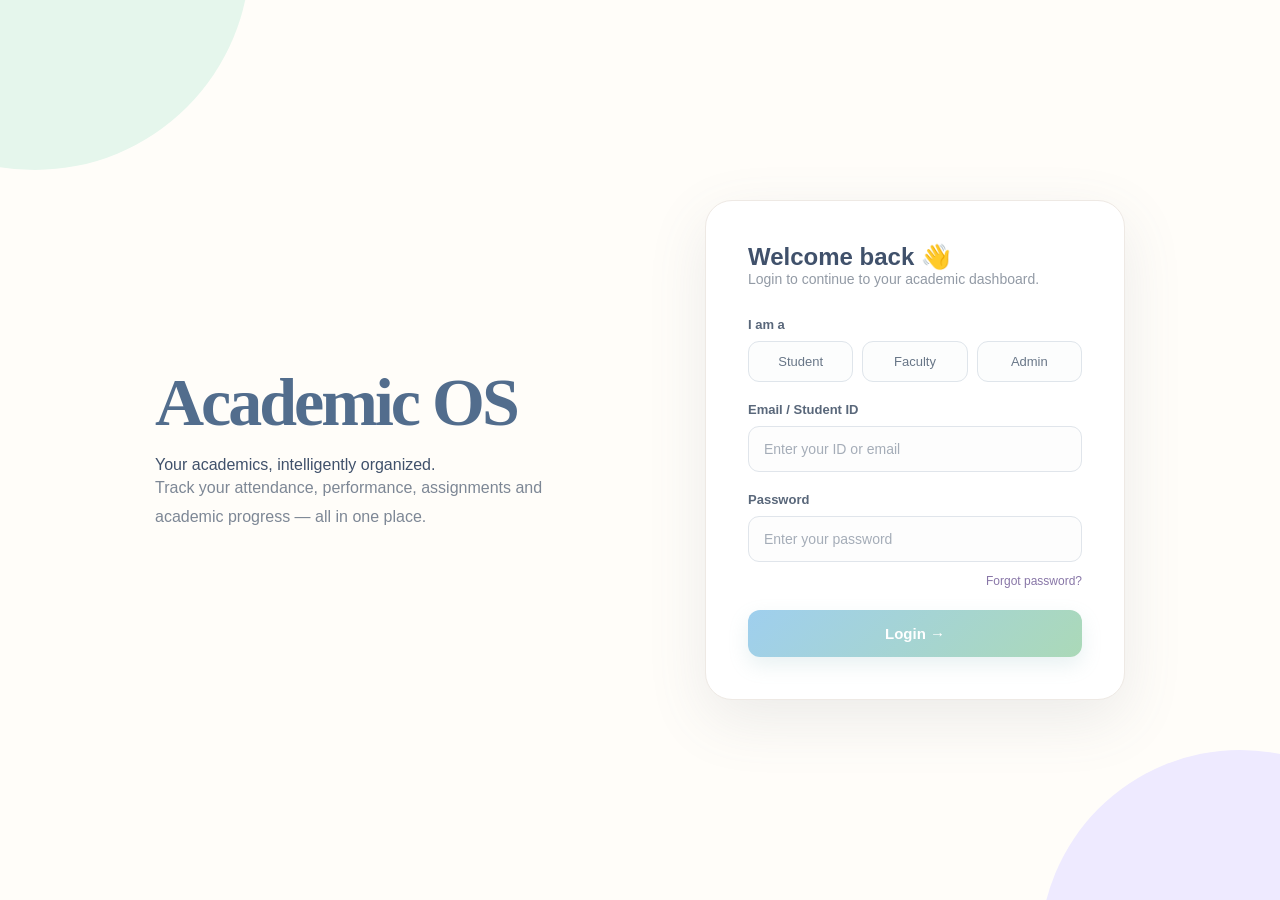
<file: index.html>
<!DOCTYPE html>
<html lang="en">

<head>
    <meta charset="UTF-8">
    <meta name="viewport" content="width=device-width, initial-scale=1.0">

    <title>Academic OS - Login</title>

    <link rel="stylesheet" href="style.css">
</head>

<body>

    <div class="login-page">

        <!-- Left Section -->
        <div class="welcome-section">

            <h1>Academic OS</h1>

            <p class="tagline">
                Your academics, intelligently organized.
            </p>

            <p class="description">
                Track your attendance, performance, assignments
                and academic progress — all in one place.
            </p>

        </div>


        <!-- Login Card -->
        <div class="login-card">

            <h2>Welcome back 👋</h2>

            <p class="login-text">
                Login to continue to your academic dashboard.
            </p>


            <!-- Role -->
            <label>I am a</label>

            <div class="roles">
                <button type="button">Student</button>
                <button type="button">Faculty</button>
                <button type="button">Admin</button>
            </div>


            <!-- Email -->
            <label>Email / Student ID</label>

            <input
    type="text"
    id="userId"
    placeholder="Enter your ID or email"
>


            <!-- Password -->
            <label>Password</label>

            <input
    type="password"
    id="password"
    placeholder="Enter your password"
>


            <div class="forgot">
                Forgot password?
            </div>


            <button class="login-btn">
                Login →
            </button>

        </div>

    </div>


    <script src="script.js"></script>
    
</body>

</html>
</file>
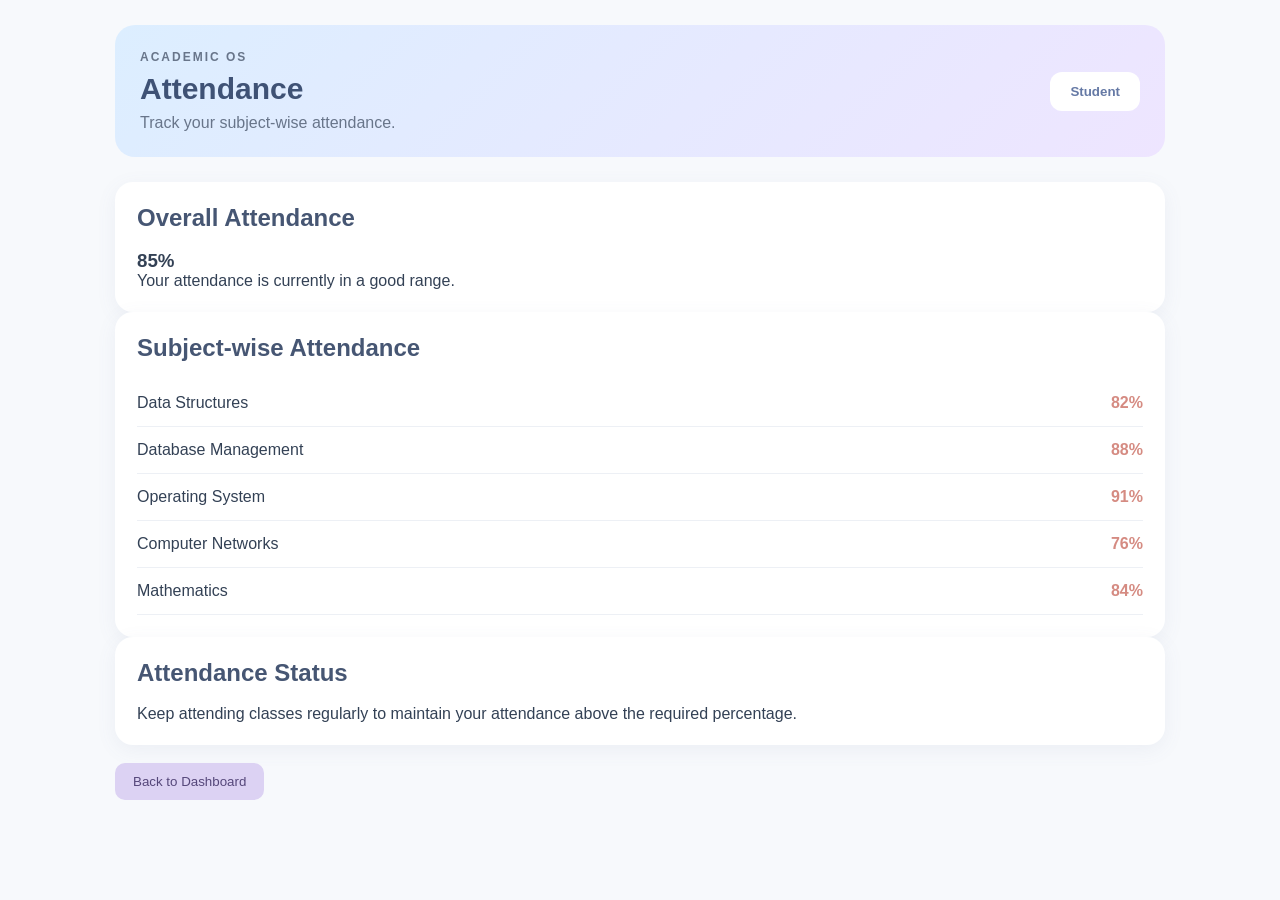
<file: attendance .html>
<!DOCTYPE html>
<html lang="en">

<head>
    <meta charset="UTF-8">
    <meta name="viewport" content="width=device-width, initial-scale=1.0">

    <title>Attendance - Academic OS</title>

    <link rel="stylesheet" href="student.css">
</head>

<body>

    <main class="student-dashboard">

        <header class="dashboard-header">

            <div>
                <p class="mini-title">ACADEMIC OS</p>
                <h1>Attendance</h1>
                <p>Track your subject-wise attendance.</p>
            </div>

            <button class="profile-btn">
                Student
            </button>

        </header>


        <!-- OVERALL ATTENDANCE -->

        <section class="dashboard-box">

            <h2>Overall Attendance</h2>

            <h3>85%</h3>

            <p>
                Your attendance is currently in a good range.
            </p>

        </section>


        <!-- SUBJECT ATTENDANCE -->

        <section class="dashboard-box">

            <h2>Subject-wise Attendance</h2>

            <div class="subject">
                <span>Data Structures</span>
                <strong>82%</strong>
            </div>

            <div class="subject">
                <span>Database Management</span>
                <strong>88%</strong>
            </div>

            <div class="subject">
                <span>Operating System</span>
                <strong>91%</strong>
            </div>

            <div class="subject">
                <span>Computer Networks</span>
                <strong>76%</strong>
            </div>

            <div class="subject">
                <span>Mathematics</span>
                <strong>84%</strong>
            </div>

        </section>


        <!-- WARNING -->

        <section class="dashboard-box">

            <h2>Attendance Status</h2>

            <p>
                Keep attending classes regularly to maintain
                your attendance above the required percentage.
            </p>

        </section>


        <!-- BACK -->

        <button
            class="action-btn"
            onclick="window.location.href='student.html'">
            Back to Dashboard
        </button>

    </main>

</body>

</html>
</file>
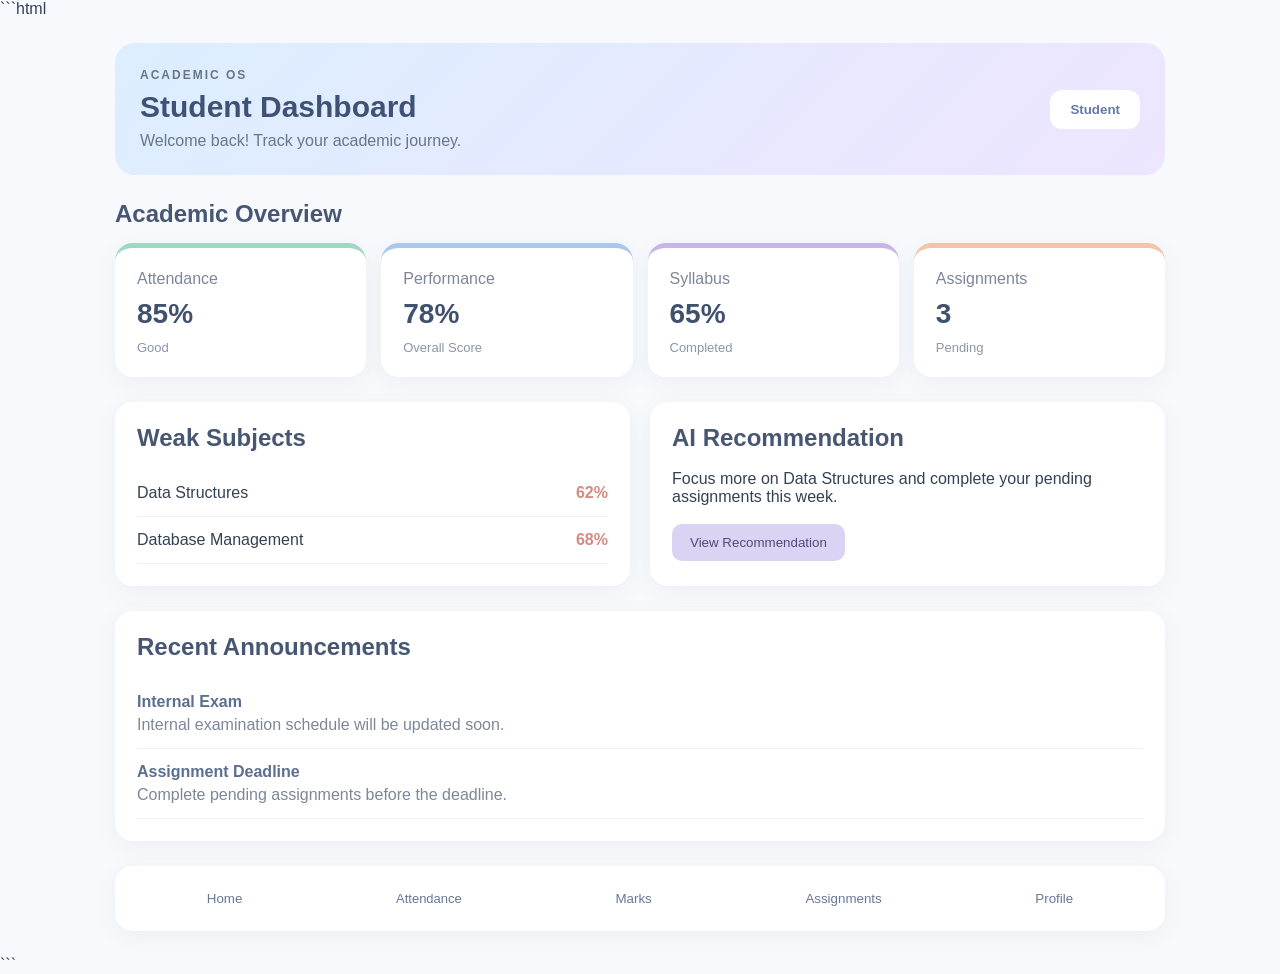
<file: student.html>
```html
<!DOCTYPE html>
<html lang="en">

<head>
    <meta charset="UTF-8">
    <meta name="viewport" content="width=device-width, initial-scale=1.0">

    <title>Student Dashboard - Academic OS</title>

    <link rel="stylesheet" href="student.css">
</head>

<body>

    <main class="student-dashboard">

        <!-- HEADER -->
        <header class="dashboard-header">

            <div>
                <p class="mini-title">ACADEMIC OS</p>
                <h1>Student Dashboard</h1>
                <p>Welcome back! Track your academic journey.</p>
            </div>

            <button class="profile-btn">
                Student
            </button>

        </header>


        <!-- OVERVIEW -->
        <section class="overview">

            <h2>Academic Overview</h2>

            <div class="dashboard-cards">

                <!-- Attendance -->
                <div class="dashboard-card">
                    <p>Attendance</p>
                    <h3>85%</h3>
                    <span>Good</span>
                </div>


                <!-- Performance -->
                <div class="dashboard-card">
                    <p>Performance</p>
                    <h3>78%</h3>
                    <span>Overall Score</span>
                </div>


                <!-- Syllabus -->
                <div class="dashboard-card">
                    <p>Syllabus</p>
                    <h3>65%</h3>
                    <span>Completed</span>
                </div>


                <!-- Assignments -->
                <div class="dashboard-card">
                    <p>Assignments</p>
                    <h3>3</h3>
                    <span>Pending</span>
                </div>

            </div>

        </section>


        <!-- LOWER SECTION -->
        <section class="dashboard-section">

            <!-- Weak Subjects -->
            <div class="dashboard-box">

                <h2>Weak Subjects</h2>

                <div class="subject">
                    <span>Data Structures</span>
                    <strong>62%</strong>
                </div>

                <div class="subject">
                    <span>Database Management</span>
                    <strong>68%</strong>
                </div>

            </div>


            <!-- AI Recommendation -->
            <div class="dashboard-box">

                <h2>AI Recommendation</h2>

                <p>
                    Focus more on Data Structures and complete
                    your pending assignments this week.
                </p>

                <button class="action-btn">
                    View Recommendation
                </button>

            </div>

        </section>


        <!-- RECENT ANNOUNCEMENTS -->
        <section class="dashboard-box announcements">

            <h2>Recent Announcements</h2>

            <div class="announcement">
                <strong>Internal Exam</strong>
                <p>Internal examination schedule will be updated soon.</p>
            </div>

            <div class="announcement">
                <strong>Assignment Deadline</strong>
                <p>Complete pending assignments before the deadline.</p>
            </div>

        </section>


        <!-- BOTTOM NAVIGATION -->
<nav class="bottom-nav">

    <button onclick="window.location.href='student.html'">
        Home
    </button>

   <a href="attendance.html" class="nav-button">
    Attendance
</a>
    <button>Marks</button>

    <button>Assignments</button>

    <button>Profile</button>

</nav>

    </main>

</body>

</html>
```
</file>
<file: style.css>
* {
    margin: 0;
    padding: 0;
    box-sizing: border-box;
}

body {
    font-family: "Segoe UI", Arial, sans-serif;
    background: #fffdf9;
    color: #40516b;
    min-height: 100vh;
    overflow-x: hidden;
}


/* =========================
   MAIN PAGE
========================= */

.login-page {
    min-height: 100vh;
    display: flex;
    align-items: center;
    justify-content: center;
    gap: 90px;
    padding: 50px;
    position: relative;
    overflow: hidden;
}


/* =========================
   SOFT COLORFUL CORNERS
========================= */

.login-page::before {
    content: "";
    position: absolute;
    width: 430px;
    height: 430px;
    background: #e5f6ec;
    border-radius: 50%;
    top: -260px;
    left: -180px;
}

.login-page::after {
    content: "";
    position: absolute;
    width: 400px;
    height: 400px;
    background: #eeeaff;
    border-radius: 50%;
    bottom: -250px;
    right: -160px;
}


/* =========================
   LEFT SECTION
========================= */

.welcome-section {
    width: 460px;
    position: relative;
    z-index: 2;
}


/* SMALL LABEL */

.mini-title {
    display: inline-block;
    padding: 9px 18px;
    background: #edf8f1;
    color: #649277;
    border-radius: 30px;
    font-size: 11px;
    font-weight: 700;
    letter-spacing: 1.3px;
    margin-bottom: 22px;
}


/* =========================
   MAIN TITLE
========================= */

.welcome-section h1 {
    font-family: Georgia, serif;
    font-size: 68px;
    line-height: 1;
    letter-spacing: -3px;
    color: #526d8d;
    margin-bottom: 20px;
}

.welcome-section h1 span {
    color: #65a27d;
}


/* =========================
   TAGLINE
========================= */

.welcome-section h2 {
    font-size: 27px;
    font-weight: 600;
    color: #8172a3;
    margin-bottom: 20px;
}


/* =========================
   DESCRIPTION
========================= */

.description {
    max-width: 420px;
    font-size: 16px;
    line-height: 1.8;
    color: #7d8795;
}


/* =========================
   LOGIN CARD
========================= */

.login-card {
    width: 420px;
    background: #ffffff;
    padding: 42px;
    border-radius: 27px;
    border: 1px solid #eee9e4;

    box-shadow:
        0 20px 60px rgba(95, 105, 125, 0.12);

    position: relative;
    z-index: 2;
}


/* =========================
   CARD HEADER
========================= */

.welcome-small {
    font-size: 11px;
    font-weight: 700;
    letter-spacing: 1.5px;
    color: #9a88b5;
    margin-bottom: 8px;
}

.login-card h3 {
    font-size: 29px;
    color: #526d8d;
    margin-bottom: 9px;
}

.login-text {
    font-size: 14px;
    color: #929aa5;
    margin-bottom: 30px;
}


/* =========================
   LABELS
========================= */

label {
    display: block;
    font-size: 13px;
    font-weight: 600;
    color: #59677a;
    margin-top: 20px;
    margin-bottom: 9px;
}


/* =========================
   ROLE BUTTONS
========================= */

.roles {
    display: flex;
    gap: 9px;
}

.roles button {
    flex: 1;
    padding: 12px 5px;

    border: 1px solid #dfe5eb;

    background: #fcfdfd;

    color: #687687;

    border-radius: 11px;

    font-size: 13px;

    cursor: pointer;

    transition: all 0.25s ease;
}


/* ROLE HOVER */

.roles button:hover {
    background: #f2f8ff;
    border-color: #b9d5ea;
    transform: translateY(-2px);
}


/* SELECTED ROLE */

.roles button.active {
    background: #c5e1f2;
    color: #405d78;
    border-color: #acd2ea;

    box-shadow:
        0 5px 15px rgba(120, 175, 210, 0.16);
}


/* =========================
   INPUTS
========================= */

input {
    width: 100%;

    padding: 14px 15px;

    background: #fdfdfd;

    border: 1px solid #e0e5eb;

    border-radius: 11px;

    outline: none;

    font-size: 14px;

    color: #344054;

    transition: all 0.25s ease;
}

input::placeholder {
    color: #a5adb8;
}

input:focus {
    background: #ffffff;

    border-color: #a9cee7;

    box-shadow:
        0 0 0 4px rgba(169, 206, 231, 0.13);
}


/* =========================
   FORGOT PASSWORD
========================= */

.forgot {
    text-align: right;

    font-size: 12px;

    color: #8876a7;

    margin-top: 12px;

    margin-bottom: 22px;

    cursor: pointer;
}

.forgot:hover {
    color: #705c91;
}


/* =========================
   LOGIN BUTTON
========================= */

.login-btn {
    width: 100%;

    padding: 15px;

    border: none;

    border-radius: 12px;

    background: linear-gradient(
        135deg,
        #9fcfee,
        #abd9b8
    );

    color: #ffffff;

    font-size: 15px;

    font-weight: 700;

    cursor: pointer;

    transition: all 0.3s ease;

    box-shadow:
        0 8px 20px rgba(125, 180, 185, 0.18);
}

.login-btn:hover {
    transform: translateY(-2px);

    box-shadow:
        0 12px 25px rgba(125, 180, 185, 0.25);
}


/* =========================
   BOTTOM TEXT
========================= */

.bottom-text {
    text-align: center;

    font-size: 11px;

    color: #a0a7b1;

    margin-top: 20px;
}


/* =========================
   RESPONSIVE
========================= */

@media (max-width: 950px) {

    .login-page {
        flex-direction: column;
        gap: 45px;
        padding: 40px 20px;
    }

    .welcome-section {
        width: 100%;
        max-width: 460px;
        text-align: center;
    }

    .welcome-section h1 {
        font-size: 52px;
    }

    .description {
        margin: auto;
    }

    .login-card {
        width: 100%;
        max-width: 420px;
    }
}


@media (max-width: 500px) {

    .welcome-section h1 {
        font-size: 43px;
    }

    .welcome-section h2 {
        font-size: 22px;
    }

    .login-card {
        padding: 30px 25px;
    }
}
</file>
<file: student.css>
/* =========================
   STUDENT DASHBOARD
========================= */

* {
    margin: 0;
    padding: 0;
    box-sizing: border-box;
}

body {
    font-family: Arial, sans-serif;
    background: #f7f9fc;
    color: #334155;
}

.student-dashboard {
    max-width: 1100px;
    margin: auto;
    padding: 25px;
}


/* =========================
   HEADER
========================= */

.dashboard-header {
    background: linear-gradient(135deg, #dceeff, #eee5ff);
    padding: 25px;
    border-radius: 20px;
    display: flex;
    justify-content: space-between;
    align-items: center;
    margin-bottom: 25px;
}

.mini-title {
    font-size: 12px;
    letter-spacing: 2px;
    color: #6b7ca8;
    font-weight: bold;
}

.dashboard-header h1 {
    margin: 8px 0;
    font-size: 30px;
    color: #3f5275;
}

.dashboard-header p {
    color: #68758a;
}

.profile-btn {
    border: none;
    background: white;
    color: #6579a5;
    padding: 12px 20px;
    border-radius: 12px;
    font-weight: bold;
}


/* =========================
   OVERVIEW
========================= */

.overview h2 {
    margin-bottom: 15px;
    color: #465673;
}

.dashboard-cards {
    display: grid;
    grid-template-columns: repeat(4, 1fr);
    gap: 15px;
}

.dashboard-card {
    background: white;
    padding: 22px;
    border-radius: 18px;
    box-shadow: 0 5px 20px rgba(100, 120, 150, 0.08);
}

.dashboard-card:nth-child(1) {
    border-top: 5px solid #9fd8c0;
}

.dashboard-card:nth-child(2) {
    border-top: 5px solid #a9c8ed;
}

.dashboard-card:nth-child(3) {
    border-top: 5px solid #c8b5e8;
}

.dashboard-card:nth-child(4) {
    border-top: 5px solid #f0c5a8;
}

.dashboard-card p {
    color: #7b8798;
}

.dashboard-card h3 {
    font-size: 28px;
    margin: 10px 0;
    color: #40516e;
}

.dashboard-card span {
    font-size: 13px;
    color: #8b96a6;
}


/* =========================
   LOWER SECTION
========================= */

.dashboard-section {
    display: grid;
    grid-template-columns: 1fr 1fr;
    gap: 20px;
    margin-top: 25px;
}

.dashboard-box {
    background: white;
    padding: 22px;
    border-radius: 18px;
    box-shadow: 0 5px 20px rgba(100, 120, 150, 0.08);
}

.dashboard-box h2 {
    margin-bottom: 18px;
    color: #465673;
}

.subject {
    display: flex;
    justify-content: space-between;
    padding: 14px 0;
    border-bottom: 1px solid #edf0f5;
}

.subject strong {
    color: #d58b82;
}


/* =========================
   AI RECOMMENDATION
========================= */

.action-btn {
    margin-top: 18px;
    padding: 11px 18px;
    border: none;
    border-radius: 10px;
    background: #dcd2f3;
    color: #55477a;
    cursor: pointer;
}

.action-btn:hover {
    background: #cfc1eb;
}


/* =========================
   ANNOUNCEMENTS
========================= */

.announcements {
    margin-top: 25px;
}

.announcement {
    padding: 14px 0;
    border-bottom: 1px solid #edf0f5;
}

.announcement strong {
    color: #5b6f91;
}

.announcement p {
    margin-top: 5px;
    color: #7d8796;
}


/* =========================
   BOTTOM NAVIGATION
========================= */

.bottom-nav {
    margin-top: 25px;
    background: white;
    padding: 15px;
    border-radius: 18px;
    display: flex;
    justify-content: space-around;
    box-shadow: 0 5px 20px rgba(100, 120, 150, 0.08);
}

.bottom-nav button {
    border: none;
    background: transparent;
    color: #687895;
    padding: 10px;
    cursor: pointer;
}

.bottom-nav button:hover {
    color: #4e6590;
}


/* =========================
   MOBILE
========================= */

@media (max-width: 700px) {

    .student-dashboard {
        padding: 15px;
    }

    .dashboard-header {
        padding: 20px;
    }

    .dashboard-header h1 {
        font-size: 24px;
    }

    .profile-btn {
        padding: 9px 12px;
    }

    .dashboard-cards {
        grid-template-columns: repeat(2, 1fr);
    }

    .dashboard-section {
        grid-template-columns: 1fr;
    }

    .bottom-nav {
        position: sticky;
        bottom: 10px;
    }

    .bottom-nav button {
        font-size: 12px;
    }
}

.nav-button {
    text-decoration: none;
    color: #687895;
    padding: 10px;
    font-size: 13px;
}

.nav-button:hover {
    color: #4e6590;
}
</file>
